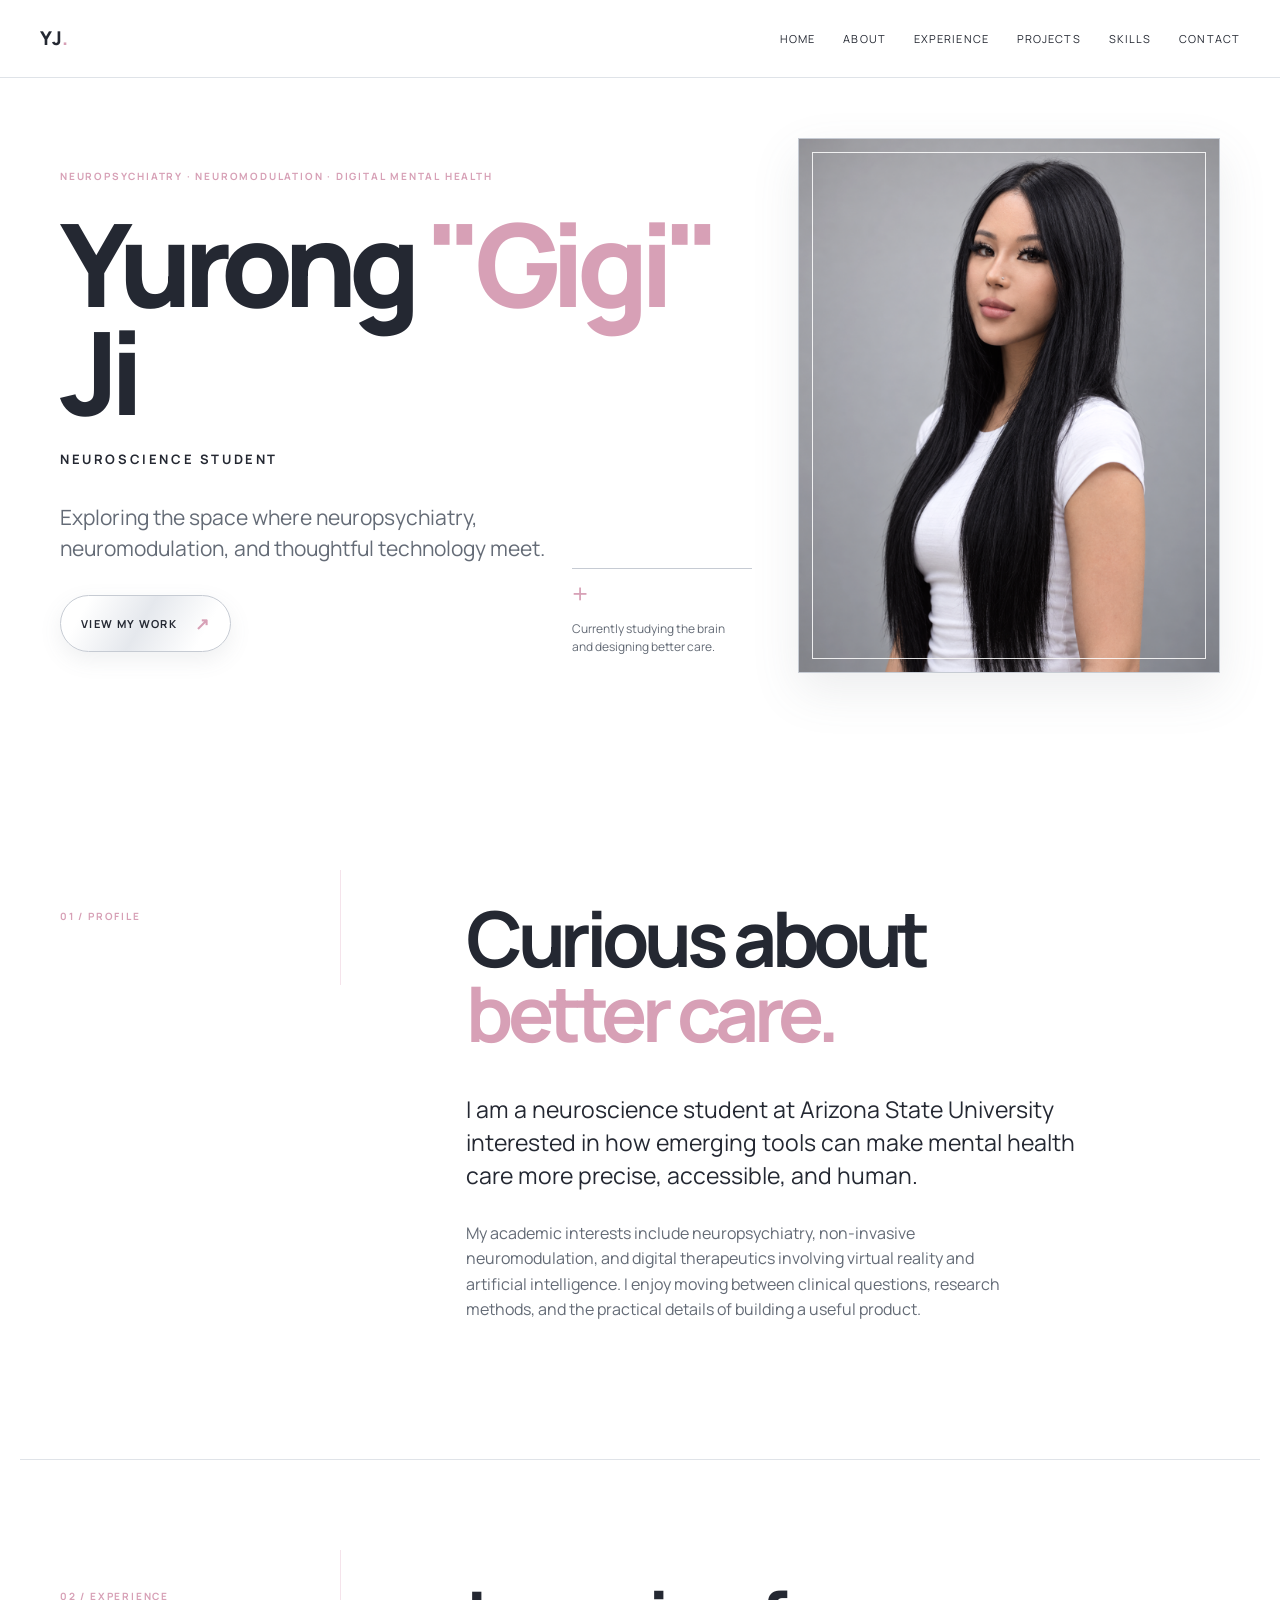
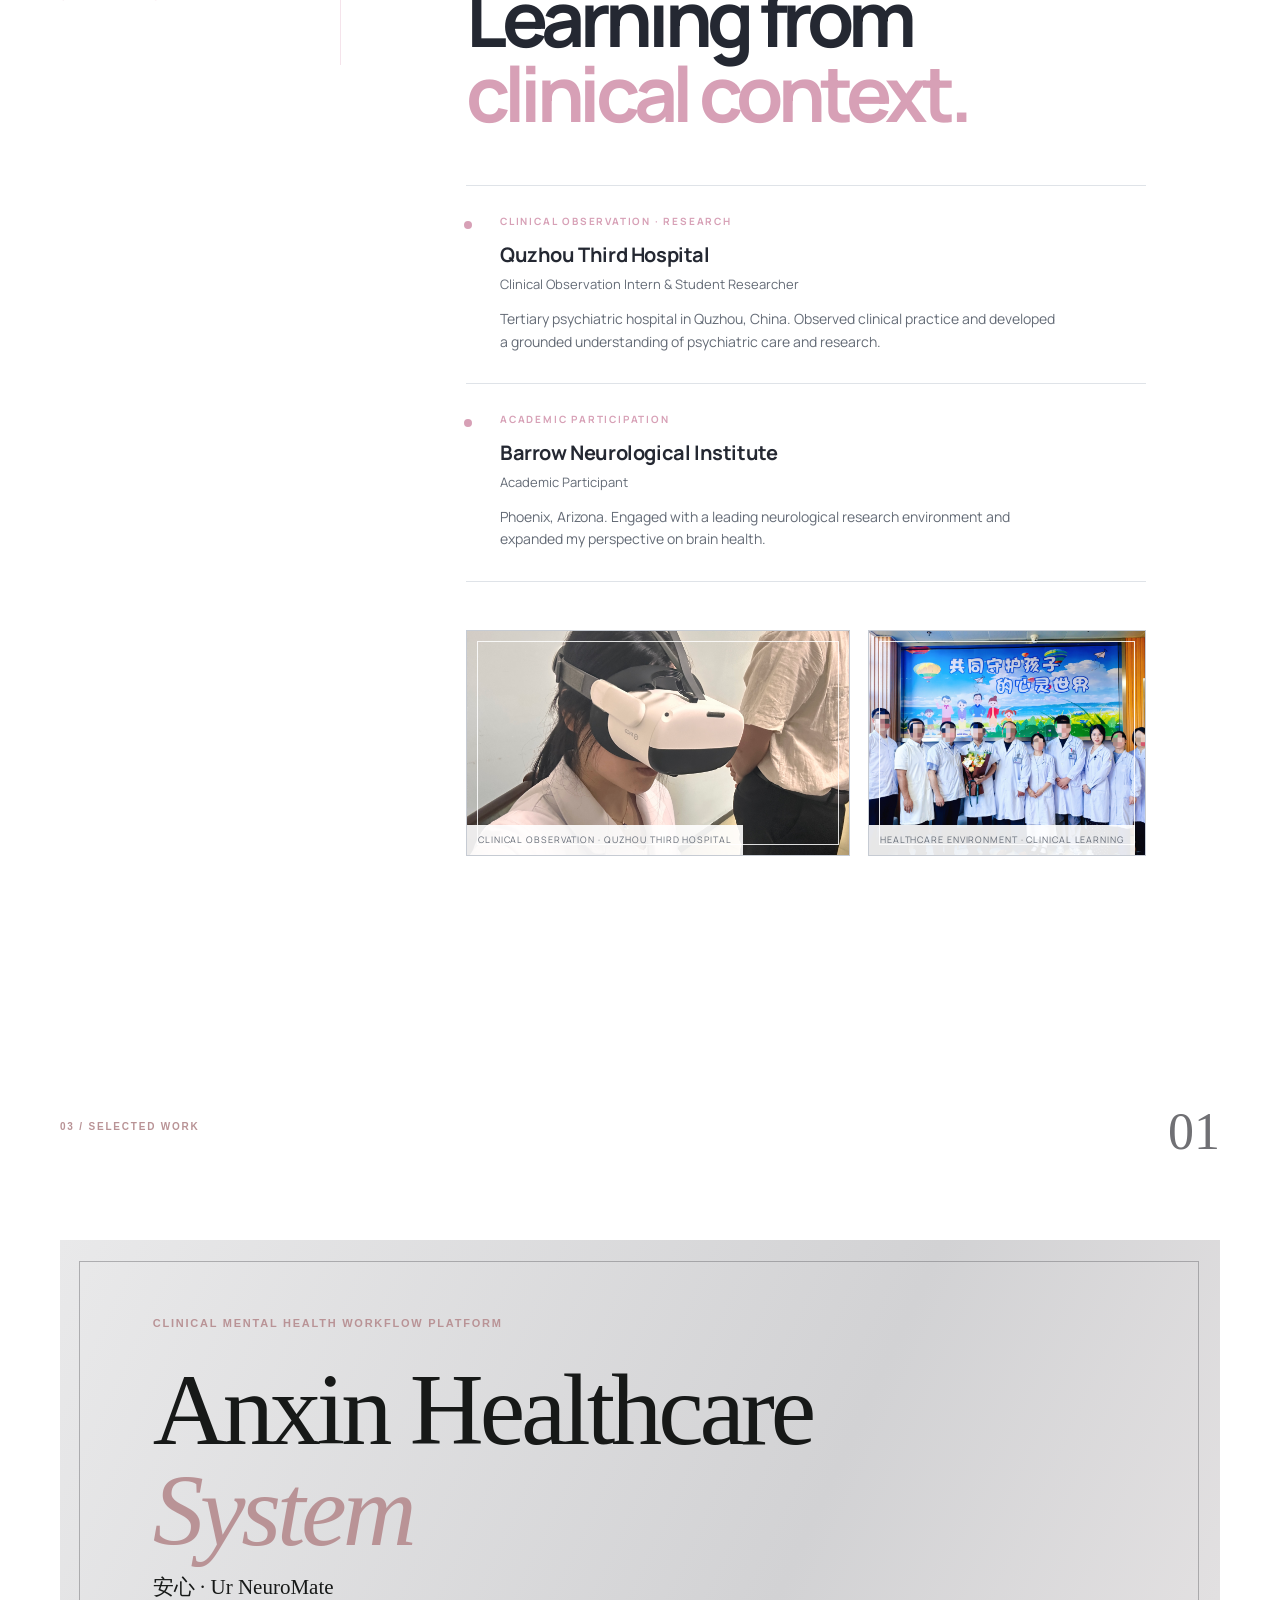
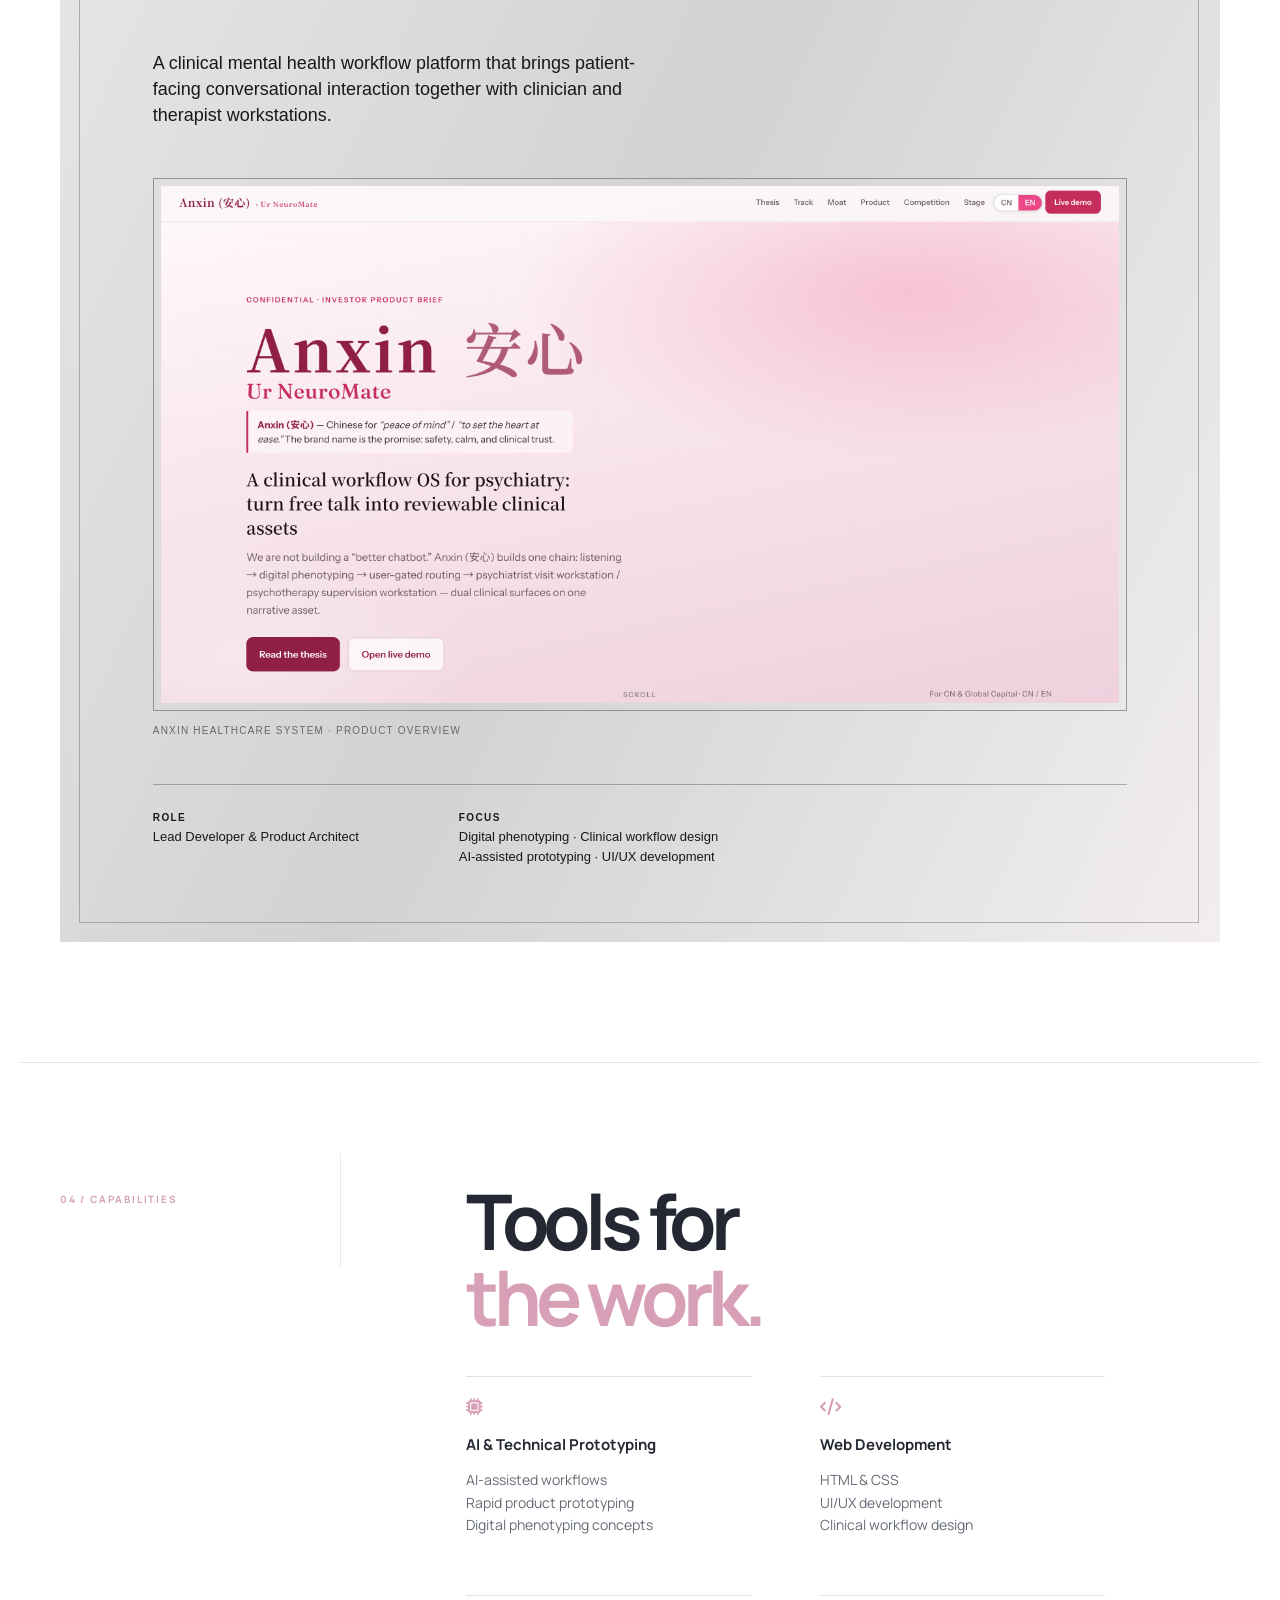
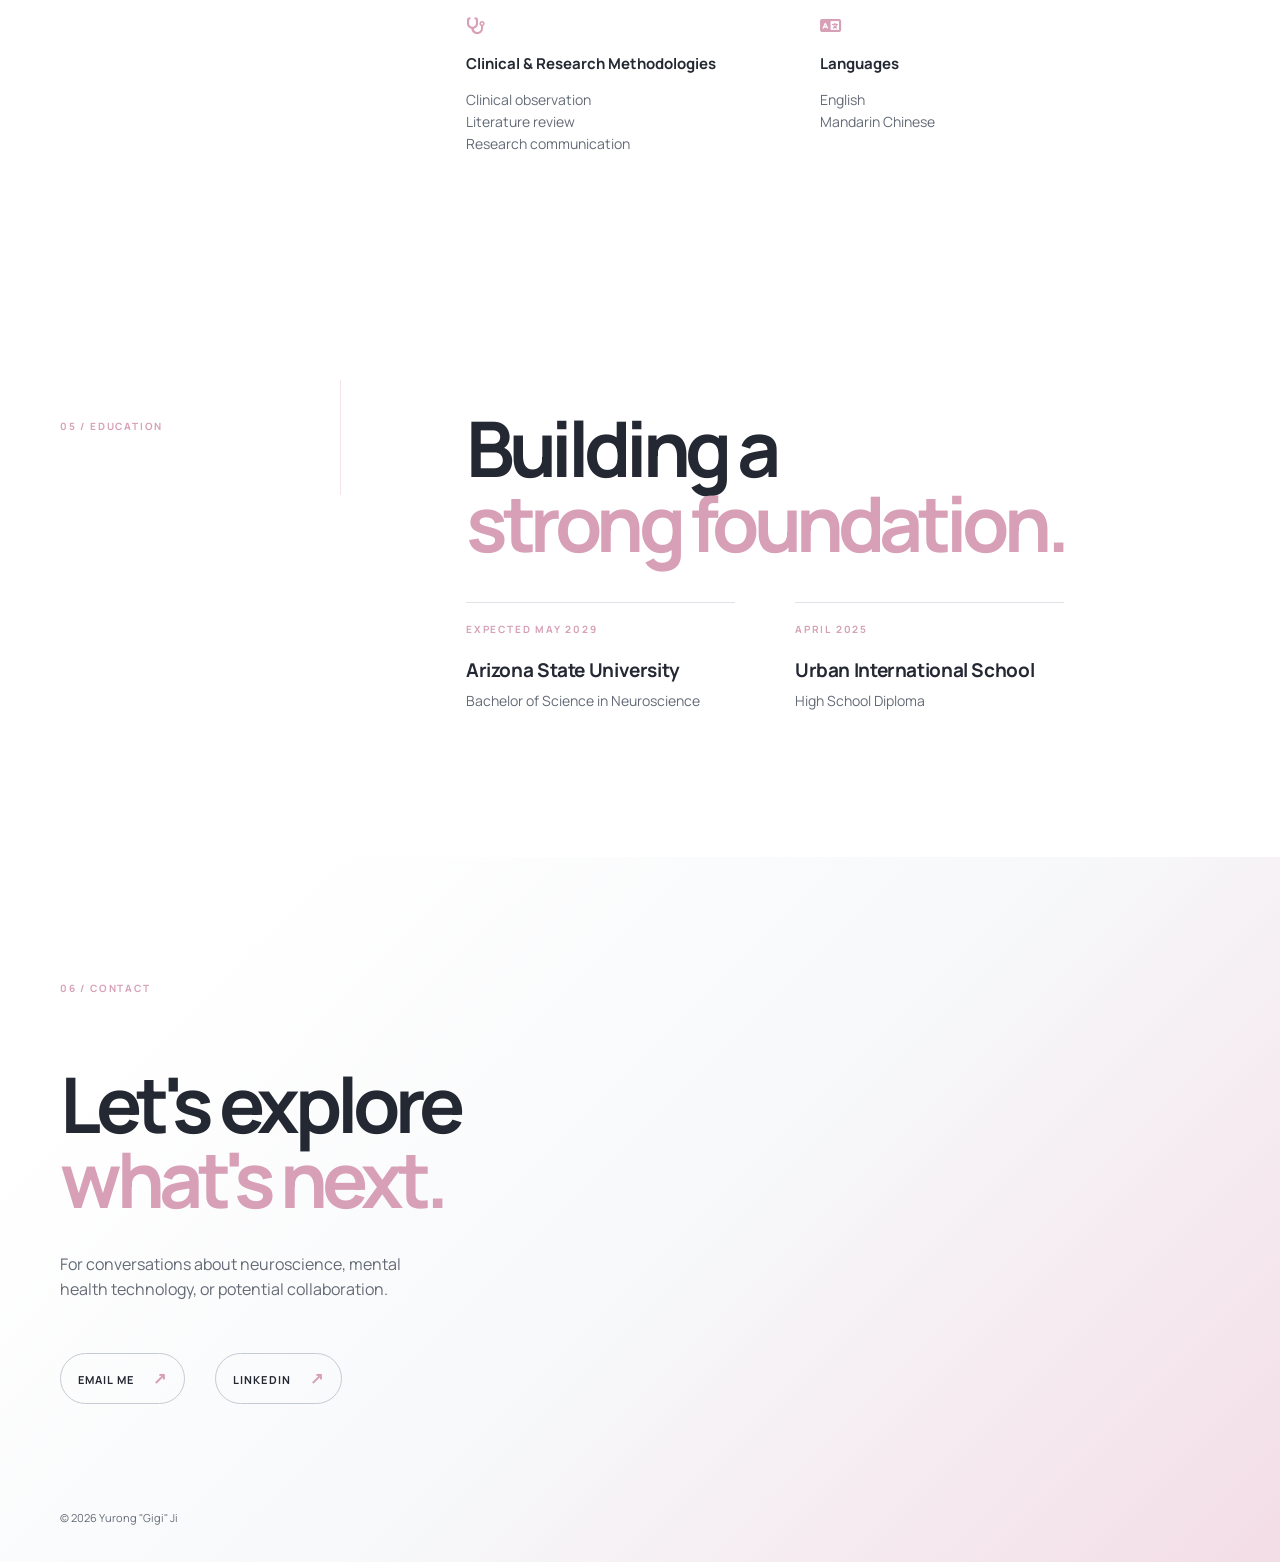
<file: index.html>
<!DOCTYPE html>
<html lang="en">
<head>
  <meta charset="UTF-8">
  <meta name="viewport" content="width=device-width, initial-scale=1.0">
  <meta name="description" content="Yurong Gigi Ji is a neuroscience student exploring mental health, neuromodulation, and healthcare technology.">
  <title>Yurong Ji -- Gigi | Neuroscience Student</title>
  <link rel="stylesheet" href="style.css">
  <link rel="preconnect" href="https://fonts.googleapis.com">
  <link rel="preconnect" href="https://fonts.gstatic.com" crossorigin>
  <link href="https://fonts.googleapis.com/css2?family=Manrope:wght@400;500;600;700;800&display=swap" rel="stylesheet">
  <!-- Font Awesome provides simple, professional icons without JavaScript. -->
  <link rel="stylesheet" href="https://cdnjs.cloudflare.com/ajax/libs/font-awesome/6.5.1/css/all.min.css">
</head>
<body>
  <!-- The header stays simple so visitors can move through the page quickly. -->
  <header class="site-header">
    <a class="wordmark" href="#top">YJ<span>.</span></a>
    <details class="menu" open>
      <summary>Menu</summary>
      <nav aria-label="Main navigation">
        <a href="#top">Home</a>
        <a href="#about">About</a>
        <a href="#experience">Experience</a>
        <a href="#work">Projects</a>
        <a href="#skills">Skills</a>
        <a href="#contact">Contact</a>
      </nav>
    </details>
  </header>

  <main id="top">
    <!-- Hero section: the first thing a visitor sees. -->
    <section class="hero page-section" aria-labelledby="hero-title">
      <div class="hero-copy">
        <p class="eyebrow">Neuropsychiatry · Neuromodulation · Digital Mental Health</p>
        <h1 id="hero-title">Yurong <em>"Gigi"</em> Ji</h1>
        <p class="hero-title">Neuroscience Student</p>
        <p class="intro">Exploring the space where neuropsychiatry, neuromodulation, and thoughtful technology meet.</p>
        <a class="button" href="#work">View My Work <span aria-hidden="true">&#8599;</span></a>
      </div>
      <div class="hero-note" aria-label="Current focus">
        <span class="cross-mark" aria-hidden="true">+</span>
        <p>Currently studying the brain<br>and designing better care.</p>
      </div>
      <div class="hero-image">
        <img src="img/Hero.png" alt="Yurong Gigi Ji standing outdoors in Arizona">
      </div>
    </section>

    <section id="about" class="page-section split-section" aria-labelledby="about-title" data-reveal>
      <p class="section-number">01 / Profile</p>
      <div class="section-content">
        <h2 id="about-title">Curious about<br><em>better care.</em></h2>
        <p class="large-copy">I am a neuroscience student at Arizona State University interested in how emerging tools can make mental health care more precise, accessible, and human.</p>
        <p>My academic interests include neuropsychiatry, non-invasive neuromodulation, and digital therapeutics involving virtual reality and artificial intelligence. I enjoy moving between clinical questions, research methods, and the practical details of building a useful product.</p>
      </div>
    </section>

    <section id="experience" class="page-section split-section bordered-section" aria-labelledby="experience-title" data-reveal>
      <p class="section-number">02 / Experience</p>
      <div class="section-content">
        <h2 id="experience-title">Learning from<br><em>clinical context.</em></h2>
        <div class="timeline">
          <article class="timeline-item">
            <p class="date">Clinical observation · Research</p>
            <h3>Quzhou Third Hospital</h3>
            <p class="role">Clinical Observation Intern &amp; Student Researcher</p>
            <p>Tertiary psychiatric hospital in Quzhou, China. Observed clinical practice and developed a grounded understanding of psychiatric care and research.</p>
          </article>
          <article class="timeline-item">
            <p class="date">Academic participation</p>
            <h3>Barrow Neurological Institute</h3>
            <p class="role">Academic Participant</p>
            <p>Phoenix, Arizona. Engaged with a leading neurological research environment and expanded my perspective on brain health.</p>
          </article>
        </div>
        <div class="experience-images">
          <figure class="clinical-image">
            <img src="img/internship.jpg" alt="Clinical internship observation in a hospital setting">
            <figcaption>Clinical observation · Quzhou Third Hospital</figcaption>
          </figure>
          <figure class="vr-image">
            <img src="img/doctor.jpg" alt="Healthcare team in a hospital setting">
            <figcaption>Healthcare environment · Clinical learning</figcaption>
          </figure>
        </div>
      </div>
    </section>

    <!-- The project panel is intentionally larger: it is the portfolio's main case study. -->
    <section id="work" class="page-section project-section" aria-labelledby="work-title">
      <div class="project-heading">
        <p class="section-number">03 / Selected work</p>
        <p class="project-index">01</p>
      </div>
      <div class="project-panel">
        <div class="project-label">Clinical mental health workflow platform</div>
        <h2 id="work-title">Anxin Healthcare<br><em>System</em></h2>
        <p class="project-name">安心 · Ur NeuroMate</p>
        <p class="project-description">A clinical mental health workflow platform that brings patient-facing conversational interaction together with clinician and therapist workstations.</p>
          <figure class="project-image">
            <img src="img/Anxin.png" alt="Anxin Healthcare System project overview">
            <figcaption>Anxin Healthcare System · Product overview</figcaption>
          </figure>
        <div class="project-footer">
          <p><strong>Role</strong><br>Lead Developer &amp; Product Architect</p>
          <p><strong>Focus</strong><br>Digital phenotyping · Clinical workflow design<br>AI-assisted prototyping · UI/UX development</p>
        </div>
      </div>
    </section>

    <section id="skills" class="page-section split-section bordered-section" aria-labelledby="skills-title" data-reveal>
      <p class="section-number">04 / Capabilities</p>
      <div class="section-content">
        <h2 id="skills-title">Tools for<br><em>the work.</em></h2>
        <div class="skills-list">
          <div class="skill-group"><i class="fa-solid fa-microchip skill-icon" aria-hidden="true"></i><h3>AI &amp; Technical Prototyping</h3><p>AI-assisted workflows<br>Rapid product prototyping<br>Digital phenotyping concepts</p></div>
          <div class="skill-group"><i class="fa-solid fa-code skill-icon" aria-hidden="true"></i><h3>Web Development</h3><p>HTML &amp; CSS<br>UI/UX development<br>Clinical workflow design</p></div>
          <div class="skill-group"><i class="fa-solid fa-stethoscope skill-icon" aria-hidden="true"></i><h3>Clinical &amp; Research Methodologies</h3><p>Clinical observation<br>Literature review<br>Research communication</p></div>
          <div class="skill-group"><i class="fa-solid fa-language skill-icon" aria-hidden="true"></i><h3>Languages</h3><p>English<br>Mandarin Chinese</p></div>
        </div>
      </div>
    </section>

    <section class="page-section split-section education-section" aria-labelledby="education-title" data-reveal>
      <p class="section-number">05 / Education</p>
      <div class="section-content">
        <h2 id="education-title">Building a<br><em>strong foundation.</em></h2>
        <div class="education-list">
          <div class="education-item"><p class="date">Expected May 2029</p><h3>Arizona State University</h3><p>Bachelor of Science in Neuroscience</p></div>
          <div class="education-item"><p class="date">April 2025</p><h3>Urban International School</h3><p>High School Diploma</p></div>
        </div>
      </div>
    </section>
  </main>

  <footer id="contact" class="contact-section" aria-labelledby="contact-title" data-reveal>
    <div class="contact-inner">
      <p class="section-number">06 / Contact</p>
      <h2 id="contact-title">Let's explore<br><em>what's next.</em></h2>
      <p class="contact-copy">For conversations about neuroscience, mental health technology, or potential collaboration.</p>
      <!-- Replace these two destinations with your preferred contact details. -->
      <div class="contact-links">
        <a href="mailto:yurong.ji@asu.edu">Email me <span aria-hidden="true">&#8599;</span></a>
        <a href="https://www.linkedin.com/in/yurong-ji-98aab1352/" target="_blank" rel="noopener noreferrer">LinkedIn <span aria-hidden="true">&#8599;</span></a>
      </div>
      <p class="copyright">© 2026 Yurong "Gigi" Ji</p>
    </div>
  </footer>
  <script src="script.js" defer></script>
</body>
</html>
</file>
<file: style.css>
:root {
  --site-ink: #242832;
  --site-muted: #646b76;
  --site-line: #dfe3e8;
  --site-paper: #ffffff;
  --site-cool: #f7f8fa;
  --site-silver: #c6cbd3;
  --site-silver-light: #e5e8ed;
  --site-blush: #d7a0b6;
  --site-blush-light: #f3dde6;
  --site-body: "Manrope", "Helvetica Neue", Arial, sans-serif;
}

* { box-sizing: border-box; }
html { scroll-behavior: smooth; }
body { background: var(--site-paper); color: var(--site-ink); font-family: var(--site-body); font-size: 16px; line-height: 1.6; margin: 0; overflow-x: hidden; }
a { color: inherit; }
a:focus-visible, summary:focus-visible { outline: 2px solid var(--site-blush); outline-offset: 5px; }
figure, h1, h2, h3, p { margin-top: 0; }

.site-header { align-items: center; backdrop-filter: blur(14px); background: rgba(255, 255, 255, .92); border-bottom: 1px solid var(--site-line); display: flex; justify-content: space-between; left: 0; min-height: 78px; padding: 20px 40px; position: fixed; right: 0; top: 0; width: 100%; z-index: 10; }
.wordmark { font-size: 19px; font-weight: 800; letter-spacing: .08em; text-decoration: none; }
.wordmark span { color: var(--site-blush); }
.menu summary { display: none; }
.menu nav { display: flex; gap: 28px; }
.menu nav a { font-size: 11px; letter-spacing: .1em; position: relative; text-decoration: none; text-transform: uppercase; }
.menu nav a::after { background: var(--site-blush); bottom: -8px; content: ""; height: 1px; left: 0; position: absolute; transform: scaleX(0); transform-origin: right; transition: transform 180ms ease; width: 100%; }
.menu nav a:hover::after, .menu nav a:focus-visible::after { transform: scaleX(1); transform-origin: left; }

.page-section { margin: 0 auto; max-width: 1240px; padding: 120px 40px; scroll-margin-top: 98px; }
.hero { align-items: center; display: flex; min-height: 780px; padding-bottom: 110px; padding-top: 150px; position: relative; }
.hero-copy { max-width: 700px; position: relative; z-index: 1; }
.eyebrow, .date, .section-number { color: var(--site-blush); font-size: 10px; font-weight: 700; letter-spacing: .18em; text-transform: uppercase; }
.hero h1 { font-size: clamp(64px, 9vw, 132px); font-weight: 800; letter-spacing: -.075em; line-height: .94; margin: 25px 0 24px; max-width: 720px; }
.hero h1 em { color: var(--site-blush); font-style: normal; }
.hero-title { font-size: 13px; font-weight: 700; letter-spacing: .2em; text-transform: uppercase; }
.intro { color: var(--site-muted); font-size: 21px; line-height: 1.45; margin: 32px 0; max-width: 490px; }
.button { align-items: center; background: linear-gradient(120deg, #fff 15%, var(--site-silver-light) 48%, #fff 82%); border: 1px solid var(--site-silver); border-radius: 999px; box-shadow: 0 8px 22px rgba(100, 107, 118, .1); display: inline-flex; font-size: 11px; font-weight: 700; gap: 18px; letter-spacing: .12em; padding: 14px 20px; text-decoration: none; text-transform: uppercase; transition: box-shadow 180ms ease, transform 180ms ease, border-color 180ms ease; }
.button span { color: var(--site-blush); font-size: 17px; }
.button:hover { border-color: var(--site-blush); box-shadow: 0 12px 25px rgba(215, 160, 182, .2); transform: translateY(-3px); }
.hero-note { border-top: 1px solid var(--site-silver); bottom: 112px; color: var(--site-muted); font-size: 12px; line-height: 1.5; padding-top: 13px; position: absolute; right: 41%; width: 180px; }
.cross-mark { color: var(--site-blush); display: block; font-size: 28px; line-height: .8; margin-bottom: 16px; }
.hero-image { background: linear-gradient(145deg, var(--site-silver-light), #fff 48%, var(--site-blush-light)); border: 1px solid var(--site-silver); box-shadow: 0 18px 45px rgba(100, 107, 118, .12); height: 535px; overflow: hidden; position: absolute; right: 40px; top: 138px; width: 34%; }
.hero-image::after { border: 1px solid rgba(255, 255, 255, .85); content: ""; inset: 13px; pointer-events: none; position: absolute; z-index: 1; }
.hero-image img { display: block; height: 100%; object-fit: cover; object-position: center; width: 100%; }

.split-section { display: flex; gap: 10%; position: relative; }
.section-number { flex: 0 0 25%; margin: 8px 0 0; }
.section-content { max-width: 680px; }
.section-content h2, .contact-inner h2 { font-size: clamp(48px, 6vw, 82px); font-weight: 700; letter-spacing: -.07em; line-height: .98; margin-bottom: 42px; }
.section-content h2 em, .contact-inner h2 em { color: var(--site-blush); font-style: normal; }
.large-copy { color: var(--site-ink); font-size: 23px; line-height: 1.45; margin-bottom: 28px; max-width: 620px; }
.section-content > p:not(.large-copy) { color: var(--site-muted); max-width: 560px; }
.bordered-section { border-top: 1px solid var(--site-line); }
.section-content::before { border-left: 1px solid var(--site-blush-light); content: ""; height: 115px; left: calc(25% + 10px); opacity: .8; position: absolute; transform: translateY(-30px); }

.timeline { border-top: 1px solid var(--site-line); margin-top: 55px; }
.timeline-item { border-bottom: 1px solid var(--site-line); padding: 27px 0 30px 34px; position: relative; }
.timeline-item::before { background: var(--site-blush); border: 4px solid var(--site-paper); border-radius: 50%; content: ""; height: 8px; left: -6px; position: absolute; top: 31px; width: 8px; }
.timeline h3 { font-size: 20px; font-weight: 700; letter-spacing: -.02em; margin-bottom: 3px; }
.role { color: var(--site-muted); font-size: 13px; margin-bottom: 13px; }
.timeline-item > p:last-child { color: var(--site-muted); font-size: 14px; margin-bottom: 0; max-width: 560px; }
.experience-images { display: flex; gap: 18px; margin-top: 48px; }
.clinical-image, .vr-image { border: 1px solid var(--site-silver); margin: 0; overflow: hidden; position: relative; }
.clinical-image { width: 58%; }
.vr-image { width: 42%; }
.clinical-image img, .vr-image img { aspect-ratio: 1.7 / 1; display: block; height: 100%; object-fit: cover; width: 100%; }
.clinical-image::after, .vr-image::after { border: 1px solid rgba(255, 255, 255, .85); content: ""; inset: 10px; pointer-events: none; position: absolute; }
.experience-images figcaption { background: rgba(255, 255, 255, .9); bottom: 0; color: var(--site-muted); font-size: 9px; left: 0; letter-spacing: .1em; padding: 8px 11px; position: absolute; text-transform: uppercase; z-index: 2; }

/* Projects remains on its original visual rules for this phase. */
.project-section { font-family: "Helvetica Neue", Helvetica, Arial, sans-serif; padding-top: 135px; }
.project-section .section-number { color: #b99396; }
.project-heading { align-items: flex-start; display: flex; justify-content: space-between; }
.project-index { color: #707074; font-family: Georgia, "Times New Roman", serif; font-size: 52px; line-height: .8; }
.project-panel { background: linear-gradient(115deg, #e9e9ea, #d2d2d4 50%, #f2eeee); color: #171918; margin-top: 35px; padding: 75px 8%; position: relative; }
.project-panel::after { border: 1px solid rgba(116, 116, 120, .5); content: ""; height: calc(100% - 42px); pointer-events: none; position: absolute; right: 21px; top: 21px; width: calc(100% - 42px); }
.project-panel > * { position: relative; z-index: 1; }
.project-panel .project-label { color: #b99396; font-size: 11px; font-weight: 700; letter-spacing: .16em; text-transform: uppercase; }
.project-panel h2 { color: #171918; font-family: Georgia, "Times New Roman", serif; font-size: clamp(55px, 8vw, 110px); font-weight: normal; letter-spacing: -.04em; line-height: .98; margin: 28px 0 10px; }
.project-panel h2 em { color: #b99396; font-style: italic; }
.project-name { font-family: Georgia, "Times New Roman", serif; font-size: 21px; }
.project-description { font-size: 18px; line-height: 1.45; margin: 45px 0; max-width: 520px; }
.project-image { margin: 50px 0 45px; position: relative; }
.project-image img { border: 1px solid rgba(116, 116, 120, .7); display: block; height: auto; max-width: 100%; padding: 7px; width: 100%; }
.project-image figcaption { color: #67676c; font-size: 10px; letter-spacing: .12em; margin-top: 12px; text-transform: uppercase; }
.project-footer { border-top: 1px solid rgba(23, 25, 24, .3); display: flex; gap: 100px; padding-top: 22px; }
.project-footer p { font-size: 13px; line-height: 1.55; margin-bottom: 0; }
.project-footer strong { font-size: 10px; letter-spacing: .14em; text-transform: uppercase; }

#skills .skills-list { display: flex; flex-wrap: wrap; gap: 45px 10%; }
#skills .skill-group { border-top: 1px solid var(--site-line); padding-top: 18px; width: 42%; }
#skills .skill-icon { color: var(--site-blush); font-size: 17px; margin-bottom: 20px; }
#skills .skill-group h3 { font-size: 15px; font-weight: 700; line-height: 1.35; margin-bottom: 14px; }
#skills .skill-group p, .education-item p:last-child { color: var(--site-muted); font-size: 14px; line-height: 1.6; }
.education-section { padding-bottom: 145px; }
.education-list { display: flex; gap: 10%; }
.education-item { border-top: 1px solid var(--site-line); padding-top: 18px; width: 45%; }
.education-item h3 { font-size: 19px; font-weight: 700; letter-spacing: -.02em; margin: 18px 0 4px; }
.education-item p:last-child { margin-bottom: 0; }

.contact-section { background: linear-gradient(135deg, #fff 15%, var(--site-cool) 55%, var(--site-blush-light)); color: var(--site-ink); }
.contact-inner { margin: 0 auto; max-width: 1240px; padding: 115px 40px 35px; }
.contact-inner h2 { margin: 70px 0 35px; }
.contact-copy { color: var(--site-muted); max-width: 390px; }
.contact-links { display: flex; gap: 30px; margin-top: 50px; }
.contact-links a { border: 1px solid var(--site-silver); border-radius: 999px; font-size: 11px; font-weight: 700; letter-spacing: .1em; padding: 12px 17px; text-decoration: none; text-transform: uppercase; transition: background 180ms ease, border-color 180ms ease, transform 180ms ease; }
.contact-links a:hover { background: #fff; border-color: var(--site-blush); transform: translateY(-2px); }
.contact-links span { color: var(--site-blush); font-size: 16px; margin-left: 16px; }
.copyright { color: var(--site-muted); font-size: 11px; margin: 105px 0 0; }

.js-enabled [data-reveal] { opacity: 0; transform: translateY(18px); transition: opacity 700ms ease, transform 700ms ease; }
.js-enabled [data-reveal].is-visible { opacity: 1; transform: translateY(0); }

@media (max-width: 700px) {
  .site-header, .page-section, .contact-inner { padding-left: 22px; padding-right: 22px; }
  .site-header { min-height: 70px; padding-bottom: 16px; padding-top: 16px; }
  .menu summary { border: 1px solid var(--site-silver); cursor: pointer; display: block; font-size: 10px; letter-spacing: .12em; list-style: none; padding: 7px 11px; text-transform: uppercase; }
  .menu summary::-webkit-details-marker { display: none; }
  .menu nav { background: rgba(255, 255, 255, .98); border: 1px solid var(--site-line); display: flex; flex-direction: column; gap: 0; min-width: 170px; padding: 8px 15px; position: absolute; right: 22px; top: 59px; }
  .menu nav a { padding: 7px 0; }
  .menu nav a::after { bottom: 3px; }
  .page-section { padding-bottom: 90px; padding-top: 90px; }
  .hero { display: block; min-height: 0; padding-bottom: 80px; padding-top: 125px; }
  .hero h1 { font-size: clamp(54px, 16vw, 86px); }
  .intro { font-size: 18px; }
  .hero-image { height: 430px; margin-top: 55px; position: relative; right: auto; top: auto; width: 100%; }
  .hero-note { bottom: auto; margin-top: 50px; position: relative; right: auto; }
  .split-section { display: block; }
  .section-number { margin-bottom: 40px; }
  .section-content::before { display: none; }
  .section-content h2, .contact-inner h2 { font-size: clamp(46px, 13vw, 70px); margin-bottom: 32px; }
  .large-copy { font-size: 20px; }
  .experience-images { display: block; }
  .clinical-image, .vr-image { margin-bottom: 18px; width: 100%; }
  .project-section { padding-bottom: 90px; padding-top: 90px; }
  .project-panel { margin-left: -22px; margin-right: -22px; padding: 58px 35px; }
  .project-panel::after { height: calc(100% - 30px); right: 15px; top: 15px; width: calc(100% - 30px); }
  .project-description { font-size: 16px; margin: 35px 0; }
  .project-footer { display: block; }
  .project-footer p + p { margin-top: 25px; }
  #skills .skills-list, .education-list { display: block; }
  #skills .skill-group, .education-item { margin-bottom: 35px; width: 100%; }
  .education-section { padding-bottom: 110px; }
  .contact-inner { padding-bottom: 28px; padding-top: 85px; }
  .contact-inner h2 { margin-top: 55px; }
  .contact-links { display: block; }
  .contact-links a { display: table; margin-bottom: 18px; }
  .copyright { margin-top: 80px; }
}

@media (prefers-reduced-motion: reduce) {
  html { scroll-behavior: auto; }
  *, *::before, *::after { scroll-behavior: auto !important; transition-duration: .01ms !important; }
}
</file>
